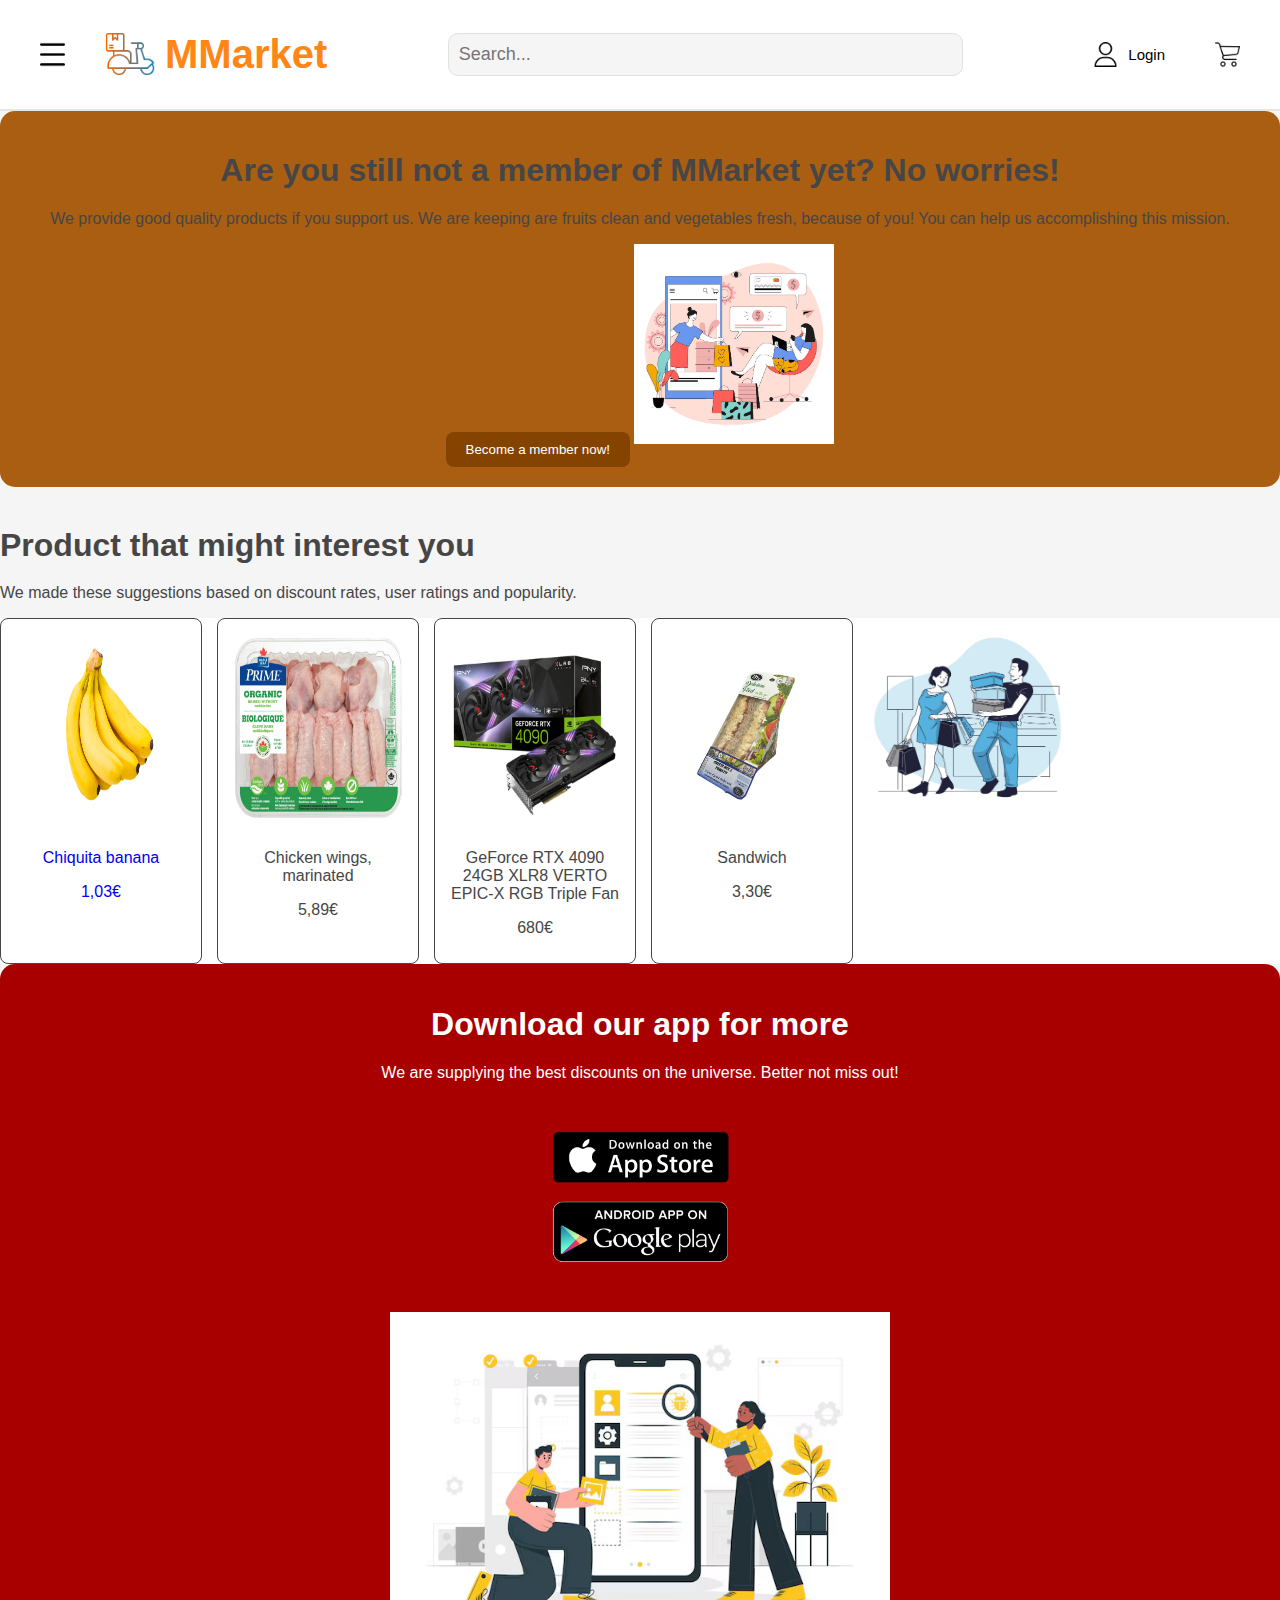
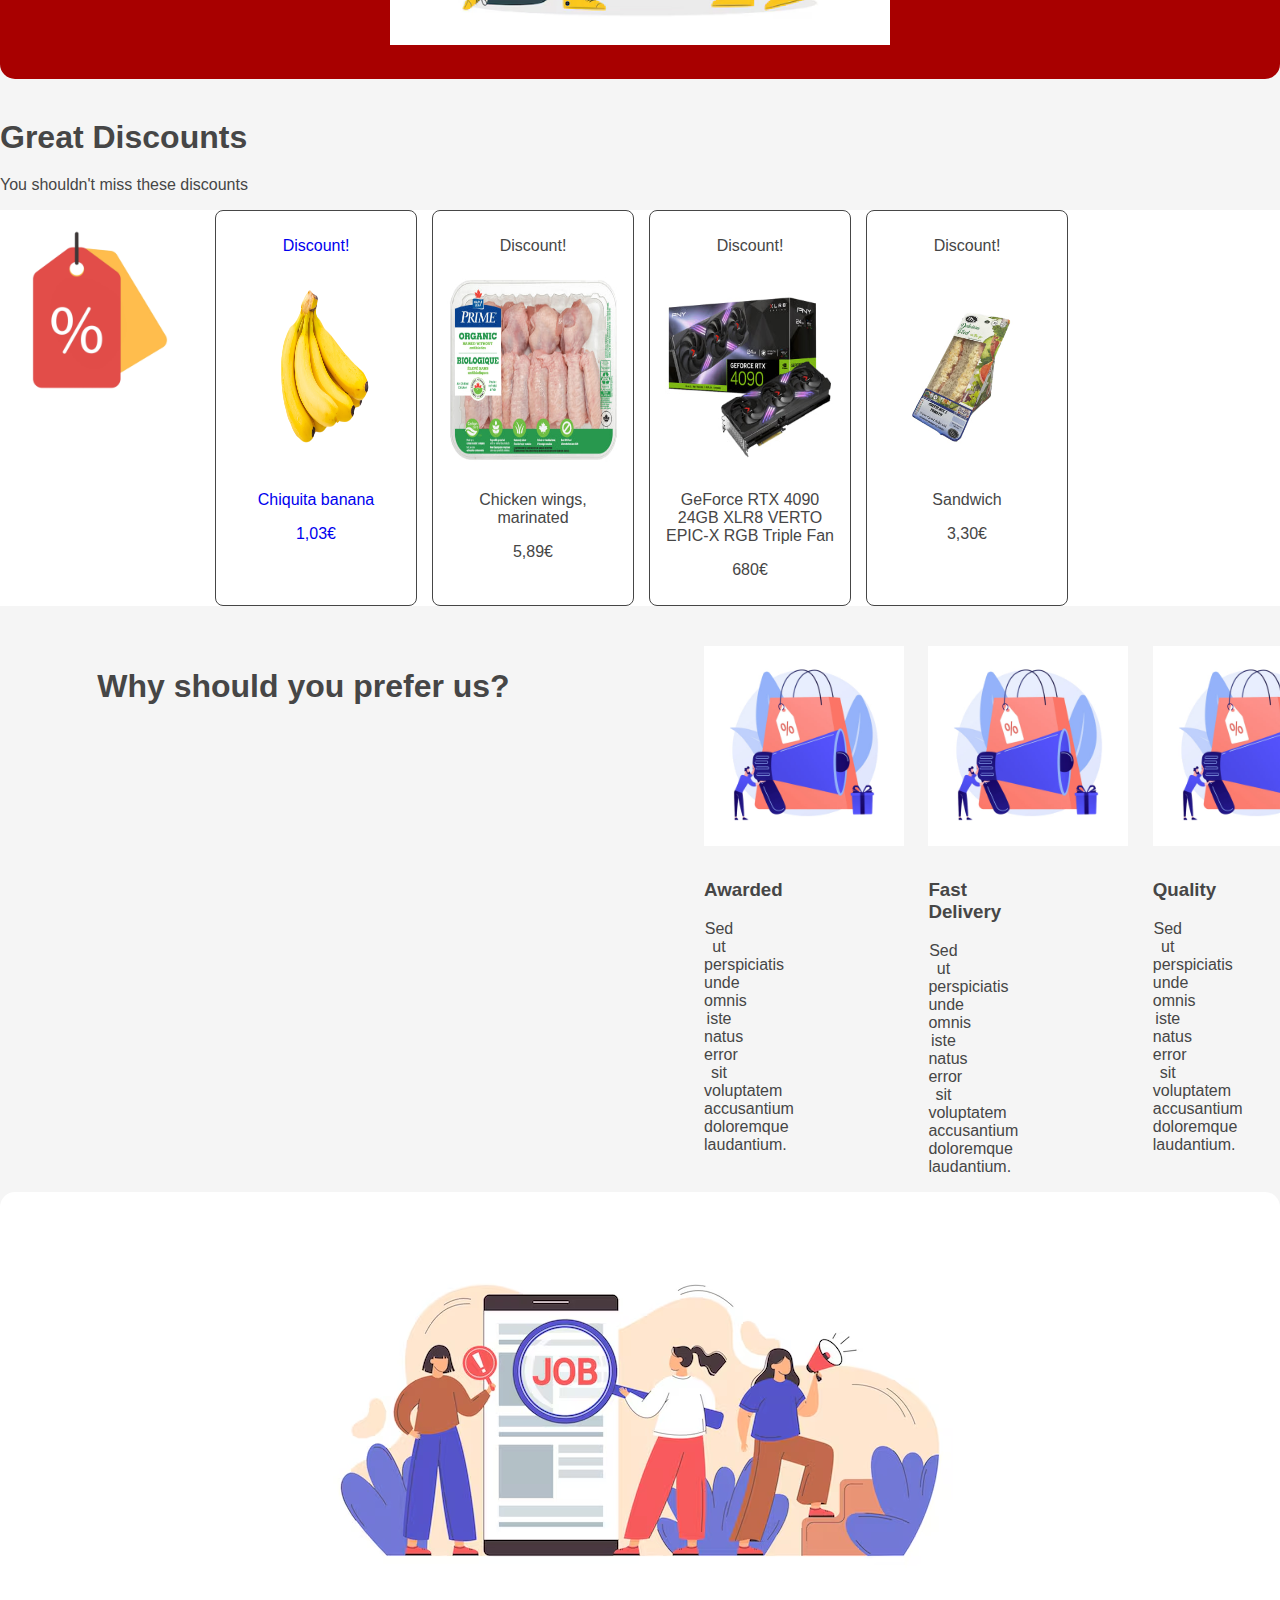
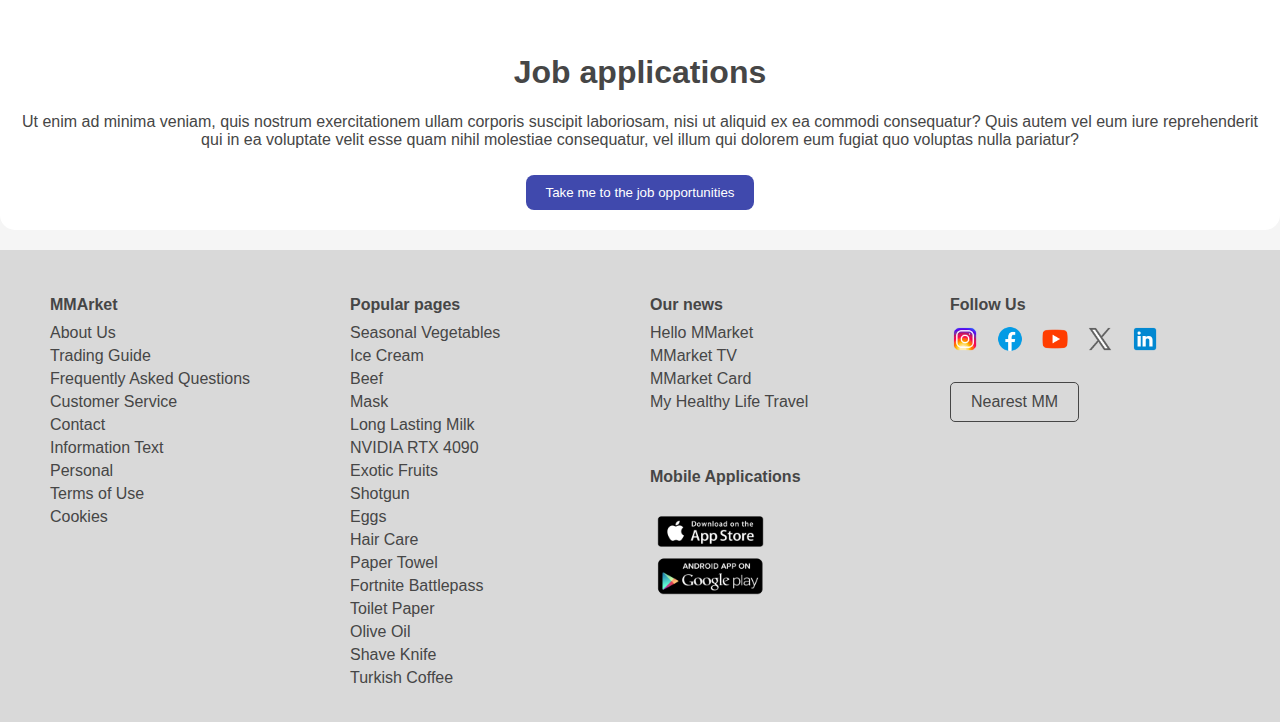
<file: index.html>
<!DOCTYPE html>
<html lang="en">
<head>
    <meta charset="UTF-8">
    <meta name="viewport" content="width=device-width, initial-scale=1.0">
    <title>MMarket - Main Page</title>
    <link rel="stylesheet" href="css/styles.css">
    <link rel="stylesheet" href="css/index.css">
    <link rel="icon" href="img/logo.png">
</head>
<body>
    <header>
        <nav id="header-left">
            <button id="menu-button">
                <img src="img/menu.png" alt="Menu">
            </button>
            <a href="index.html">
                <div id="logo-container">
                    <img src="img/logo.png" alt="MMarket Logo">
                    <h1>MMarket</h1>
                </div>
            </a>
        </nav>
        <div id="seachbar-div">
            <input type="text" size="45" placeholder="Search...">
        </div>
        <nav id="header-right">
            <a href="entry.html">
                <button id="login-button">
                    <img src="img/user.png" alt="Login">
                    <span>Login</span>
                </button>
            </a>
            <a href="cart.html">
                <button id="cart-button">
                    <img src="img/cart.png" alt="Cart">
                </button>
            </a>
        </nav>
    </header>

    <article>
        <div class="membership">
            <h1>Are you still not a member of MMarket yet? No worries!</h1>
            <p>We provide good quality products if you support us.
                We are keeping are fruits clean and vegetables fresh, because of you!
                You can help us accomplishing this mission.</p>
            <button>Become a member now!</button>
            <img src="img/membr.jpg" alt="Membership">
        </div>

        <div class="products">
            <h1>Product that might interest you</h1>
            <p>We made these suggestions based on discount rates, user ratings and popularity.</p>
            <div class="product-list">
                <div class="product">
                    <a href="item.html">
                        <img src="img/items/banana.png" alt="Banana">
                        <p>Chiquita banana</p>
                        <p>1,03€</p>
                    </a>
                </div>
                <div class="product">
                    <img src="img/items/chicken.jpg" alt="Chicken">
                    <p>Chicken wings, marinated</p>
                    <p>5,89€</p>
                </div>
                <div class="product">
                    <img src="img/items/rtx.jpg" alt="RTX">
                    <p>GeForce RTX 4090 24GB XLR8 VERTO EPIC-X RGB Triple Fan</p>
                    <p>680€</p>
                </div>
                <div class="product">
                    <img src="img/items/sandwich.jpg" alt="Sandwich">
                    <p>Sandwich</p>
                    <p>3,30€</p>
                </div>
                <img src="img/product.jpg" alt="Product">
            </div>
        </div>

        <div class="app">
            <h1>Download our app for more</h1>
            <p>We are supplying the best discounts on the universe. Better not miss out!</p>
            <img src="img/mobile.png" alt="Mobile">
            <div class="appimg">
                <img src="img/appimg.jpg" alt="App">               
            </div>
        </div>

        <div class="discounts">
            <h1>Great Discounts</h1>
            <p>You shouldn't miss these discounts</p>
            <div class="discount-list">
                <img src="img/discount.jpg" alt="Discount">
                <div class="discount">
                    <a href="item.html">
                        <p>Discount!</p>
                        <img src="img/items/banana.png" alt="Banana">
                        <p>Chiquita banana</p>
                        <p>1,03€</p>
                    </a>
                </div>
                <div class="discount">
                    <p>Discount!</p>
                    <img src="img/items/chicken.jpg" alt="Chicken">
                    <p>Chicken wings, marinated</p>
                    <p>5,89€</p>
                </div>
                <div class="discount">
                    <p>Discount!</p>
                    <img src="img/items/rtx.jpg" alt="RTX">
                    <p>GeForce RTX 4090 24GB XLR8 VERTO EPIC-X RGB Triple Fan</p>
                    <p>680€</p>
                </div>
                <div class="discount">
                    <p>Discount!</p>
                    <img src="img/items/sandwich.jpg" alt="Sandwich">
                    <p>Sandwich</p>
                    <p>3,30€</p>
                </div>
            </div>
        </div>

        <div class="prefer">
            <h1>Why should you prefer us?</h1>
            <div class="pref">
                <img src="img/preferimg.jpg" alt="Pref">
                <h3>Awarded</h3>
                <p>Sed ut perspiciatis unde omnis iste natus error 
                    sit voluptatem  accusantium doloremque laudantium.</p>
            </div>
            <div class="pref">
                <img src="img/preferimg.jpg" alt="Pref">
                <h3>Fast Delivery</h3>
                <p>Sed ut perspiciatis unde omnis iste natus error 
                    sit voluptatem  accusantium doloremque laudantium.</p>
            </div>
            <div class="pref">
                <img src="img/preferimg.jpg" alt="Pref">
                <h3>Quality</h3>
                <p>Sed ut perspiciatis unde omnis iste natus error 
                    sit voluptatem  accusantium doloremque laudantium.</p>
            </div>
        </div>

        <div class="job">
            <img src="img/job.avif" alt="Job">
            <h1>Job applications</h1>
            <p>Ut enim ad minima veniam, quis nostrum exercitationem ullam corporis
                suscipit laboriosam, nisi ut aliquid ex ea commodi consequatur? Quis  autem vel eum iure reprehenderit qui in ea voluptate velit esse quam  nihil molestiae consequatur, 
                vel illum qui dolorem eum fugiat quo  voluptas nulla pariatur?</p>
            <a href="job.html">
                <button>Take me to the job opportunities</button>
            </a>
        </div>
    </article>

    <footer>
        <div class="footer-section">
            <h3>MMArket</h3>
            <ul>
                <li><a href="#">About Us</a></li>
                <li><a href="#">Trading Guide</a></li>
                <li><a href="#">Frequently Asked Questions</a></li>
                <li><a href="#">Customer Service</a></li>
                <li><a href="#">Contact</a></li>
                <li><a href="#">Information Text</a></li>
                <li><a href="#">Personal</a></li>
                <li><a href="#">Terms of Use</a></li>
                <li><a href="#">Cookies</a></li>
            </ul>
        </div>
        <div class="footer-section">
            <h3>Popular pages</h3>
            <ul>
                <li><a href="#">Seasonal Vegetables</a></li>
                <li><a href="#">Ice Cream</a></li>
                <li><a href="#">Beef</a></li>
                <li><a href="#">Mask</a></li>
                <li><a href="#">Long Lasting Milk</a></li>
                <li><a href="#">NVIDIA RTX 4090</a></li>
                <li><a href="#">Exotic Fruits</a></li>
                <li><a href="#">Shotgun</a></li>
                <li><a href="#">Eggs</a></li>
                <li><a href="#">Hair Care</a></li>
                <li><a href="#">Paper Towel</a></li>
                <li><a href="#">Fortnite Battlepass</a></li>
                <li><a href="#">Toilet Paper</a></li>
                <li><a href="#">Olive Oil</a></li>
                <li><a href="#">Shave Knife</a></li>
                <li><a href="#">Turkish Coffee</a></li>
            </ul>
        </div>
        <div class="footer-section">
            <h3>Our news</h3>
            <ul>
                <li><a href="#">Hello MMarket</a></li>
                <li><a href="#">MMarket TV</a></li>
                <li><a href="#">MMarket Card</a></li>
                <li><a href="#">My Healthy Life Travel</a></li>

            </ul> <br> <br>
            <h3>Mobile Applications</h3>
            <div class="app-icons">
                <img src="img/mobile.png">
            </div>
        </div>
        <div class="footer-section">
            <h3>Follow Us</h3>
            <div class="social-icons">
                <img src="img/instagram.png" alt="Instagram">
                <img src="img/facebook.png" alt="Facebook">
                <img src="img/youtube.png" alt="YouTube">
                <img src="img/x.png" alt="X">
                <img src="img/linkedin.png" alt="LinkedIn">
            </div> <br>
            <div class="button-n">Nearest MM</div>
        </div>
    </footer>
</body>
</html>
</file>
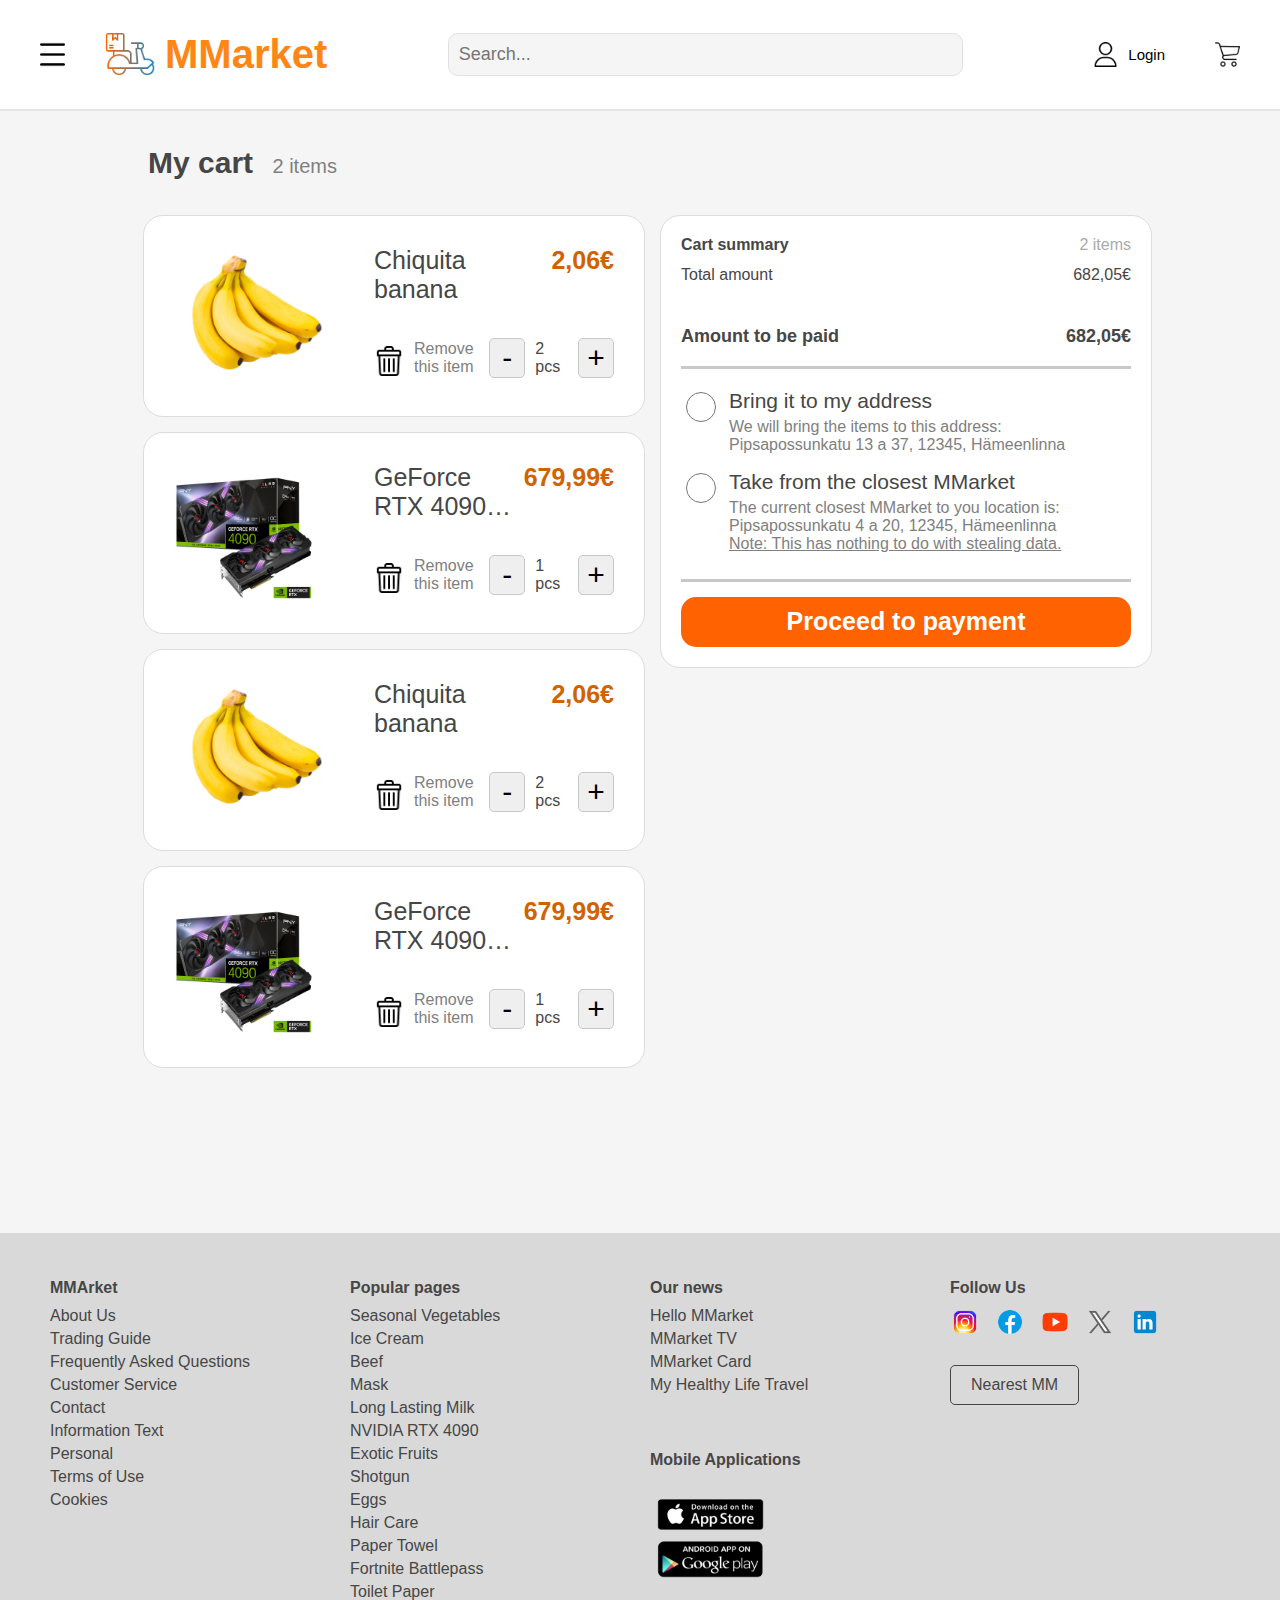
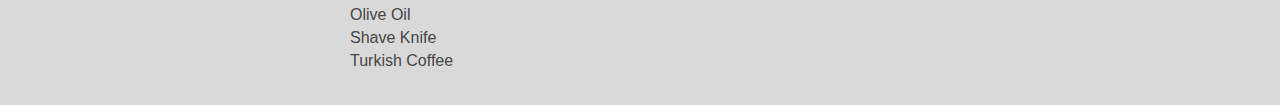
<file: cart.html>
<!DOCTYPE html>
<html lang="en">
<head>
    <meta charset="UTF-8">
    <meta name="viewport" content="width=device-width, initial-scale=1.0">
    <title>MMarket - Main Page</title>
    <link rel="stylesheet" href="css/styles.css">
    <link rel="stylesheet" href="css/cart.css">
    <link rel="icon" href="img/logo.png">
</head>
<body>
    <header>
        <nav id="header-left">
            <button id="menu-button">
                <img src="img/menu.png" alt="Menu">
            </button>
            <a href="index.html">
                <div id="logo-container">
                    <img src="img/logo.png" alt="MMarket Logo">
                    <h1>MMarket</h1>
                </div>
            </a>
        </nav>
        <div id="seachbar-div">
            <input type="text" size="45" placeholder="Search...">
        </div>
        <nav id="header-right">
            <a href="entry.html">
                <button id="login-button">
                    <img src="img/user.png" alt="Login">
                    <span>Login</span>
                </button>
            </a>
            <a href="cart.html">
                <button id="cart-button">
                    <img src="img/cart.png" alt="Cart">
                </button>
            </a>
        </nav>
    </header>

    <main id="cart-display">
        <span id="cart-title">My cart</span> <span id="cart-count">2 items</span>
        <div id="cart-content">
            <div id="cart-left">
                <section class="cart-item">
                    <div class="cart-item-img">
                        <img src="img/items/banana.png" alt="">
                    </div>
                    <div class="cart-item-content">
                        <div class="cart-item-content-top">
                            <span class="cart-item-name">Chiquita banana</span>
                            <span class="cart-item-price">2,06€</span>
                        </div>
                        <div class="cart-item-content-bot">
                            <div class="cart-delete">
                                <a href="#">
                                    <img src="img/trash.png" alt="">
                                    <span href="#">Remove this item</span>
                                </a>
                            </div>
                            <div class="cart-addition">
                                <button>-</button>
                                <span>2 pcs</span>
                                <button>+</button>
                            </div>
                        </div>
                    </div>
                </section>
                <section class="cart-item">
                    <div class="cart-item-img">
                        <img src="img/items/rtx4090.png" alt="">
                    </div>
                    <div class="cart-item-content">
                        <div class="cart-item-content-top">
                            <span class="cart-item-name">GeForce RTX 4090 24GB XLR8 VERTO EPIC-X RGB Triple Fan</span>
                            <span class="cart-item-price">679,99€</span>
                        </div>
                        <div class="cart-item-content-bot">
                            <div class="cart-delete">
                                <a href="#">
                                    <img src="img/trash.png" alt="">
                                    <span href="#">Remove this item</span>
                                </a>
                            </div>
                            <div class="cart-addition">
                                <button>-</button>
                                <span>1 pcs</span>
                                <button>+</button>
                            </div>
                        </div>
                    </div>
                </section>
                <section class="cart-item">
                    <div class="cart-item-img">
                        <img src="img/items/banana.png" alt="">
                    </div>
                    <div class="cart-item-content">
                        <div class="cart-item-content-top">
                            <span class="cart-item-name">Chiquita banana</span>
                            <span class="cart-item-price">2,06€</span>
                        </div>
                        <div class="cart-item-content-bot">
                            <div class="cart-delete">
                                <a href="#">
                                    <img src="img/trash.png" alt="">
                                    <span href="#">Remove this item</span>
                                </a>
                            </div>
                            <div class="cart-addition">
                                <button>-</button>
                                <span>2 pcs</span>
                                <button>+</button>
                            </div>
                        </div>
                    </div>
                </section>
                <section class="cart-item">
                    <div class="cart-item-img">
                        <img src="img/items/rtx4090.png" alt="">
                    </div>
                    <div class="cart-item-content">
                        <div class="cart-item-content-top">
                            <span class="cart-item-name">GeForce RTX 4090 24GB XLR8 VERTO EPIC-X RGB Triple Fan</span>
                            <span class="cart-item-price">679,99€</span>
                        </div>
                        <div class="cart-item-content-bot">
                            <div class="cart-delete">
                                <a href="#">
                                    <img src="img/trash.png" alt="">
                                    <span href="#">Remove this item</span>
                                </a>
                            </div>
                            <div class="cart-addition">
                                <button>-</button>
                                <span>1 pcs</span>
                                <button>+</button>
                            </div>
                        </div>
                    </div>
                </section>
            </div>
            <aside id="cart-total">
                <div id="cart-summary">
                    <div id="cart-top">
                        <span class="cbold">Cart summary</span>
                        <span class="cgray">2 items</span>
                    </div>
                    <div id="cart-mid">
                        <span class="cthin">Total amount</span>
                        <span class="cthin">682,05€</span>
                    </div>
                    <div id="cart-bot">
                        <span class="cbold">Amount to be paid</span>
                        <span class="cbold">682,05€</span>
                    </div>
                </div>
                <div id="cart-delivery">
                    <div class="cart-delivery-option">
                        <input type="radio" id="cart-bring" name="delivery" value="a">
                        <div class="cart-delivery-desc">
                            <label for="html">Bring it to my address</label>
                            <p>We will bring the items to this address: <br>
                                Pipsapossunkatu 13 a 37, 12345, Hämeenlinna </p>
                        </div>
                    </div>
                    <div class="cart-delivery-option">
                        <input type="radio" id="cart-take" name="delivery" value="b">
                        <div class="cart-delivery-desc">
                            <label for="html">Take from the closest MMarket</label>
                            <p>The current closest MMarket to you location is: <br>
                                Pipsapossunkatu 4 a 20, 12345, Hämeenlinna <br>
                                <u>Note: This has nothing to do with stealing data.</u></p>
                        </div>
                    </div>
                </div>
                <div id="cart-proceed">
                    <button>Proceed to payment</button>
                </div>
            </aside>
        </div>
    </main>

    <footer>
        <div class="footer-section">
            <h3>MMArket</h3>
            <ul>
                <li><a href="#">About Us</a></li>
                <li><a href="#">Trading Guide</a></li>
                <li><a href="#">Frequently Asked Questions</a></li>
                <li><a href="#">Customer Service</a></li>
                <li><a href="#">Contact</a></li>
                <li><a href="#">Information Text</a></li>
                <li><a href="#">Personal</a></li>
                <li><a href="#">Terms of Use</a></li>
                <li><a href="#">Cookies</a></li>
            </ul>
        </div>
        <div class="footer-section">
            <h3>Popular pages</h3>
            <ul>
                <li><a href="#">Seasonal Vegetables</a></li>
                <li><a href="#">Ice Cream</a></li>
                <li><a href="#">Beef</a></li>
                <li><a href="#">Mask</a></li>
                <li><a href="#">Long Lasting Milk</a></li>
                <li><a href="#">NVIDIA RTX 4090</a></li>
                <li><a href="#">Exotic Fruits</a></li>
                <li><a href="#">Shotgun</a></li>
                <li><a href="#">Eggs</a></li>
                <li><a href="#">Hair Care</a></li>
                <li><a href="#">Paper Towel</a></li>
                <li><a href="#">Fortnite Battlepass</a></li>
                <li><a href="#">Toilet Paper</a></li>
                <li><a href="#">Olive Oil</a></li>
                <li><a href="#">Shave Knife</a></li>
                <li><a href="#">Turkish Coffee</a></li>
            </ul>
        </div>
        <div class="footer-section">
            <h3>Our news</h3>
            <ul>
                <li><a href="#">Hello MMarket</a></li>
                <li><a href="#">MMarket TV</a></li>
                <li><a href="#">MMarket Card</a></li>
                <li><a href="#">My Healthy Life Travel</a></li>

            </ul> <br> <br>
            <h3>Mobile Applications</h3>
            <div class="app-icons">
                <img src="img/mobile.png">
            </div>
        </div>
        <div class="footer-section">
            <h3>Follow Us</h3>
            <div class="social-icons">
                <img src="img/instagram.png" alt="Instagram">
                <img src="img/facebook.png" alt="Facebook">
                <img src="img/youtube.png" alt="YouTube">
                <img src="img/x.png" alt="X">
                <img src="img/linkedin.png" alt="LinkedIn">
            </div> <br>
            <div class="button-n">Nearest MM</div>
        </div>
    </footer>
</body>
</html>
</file>
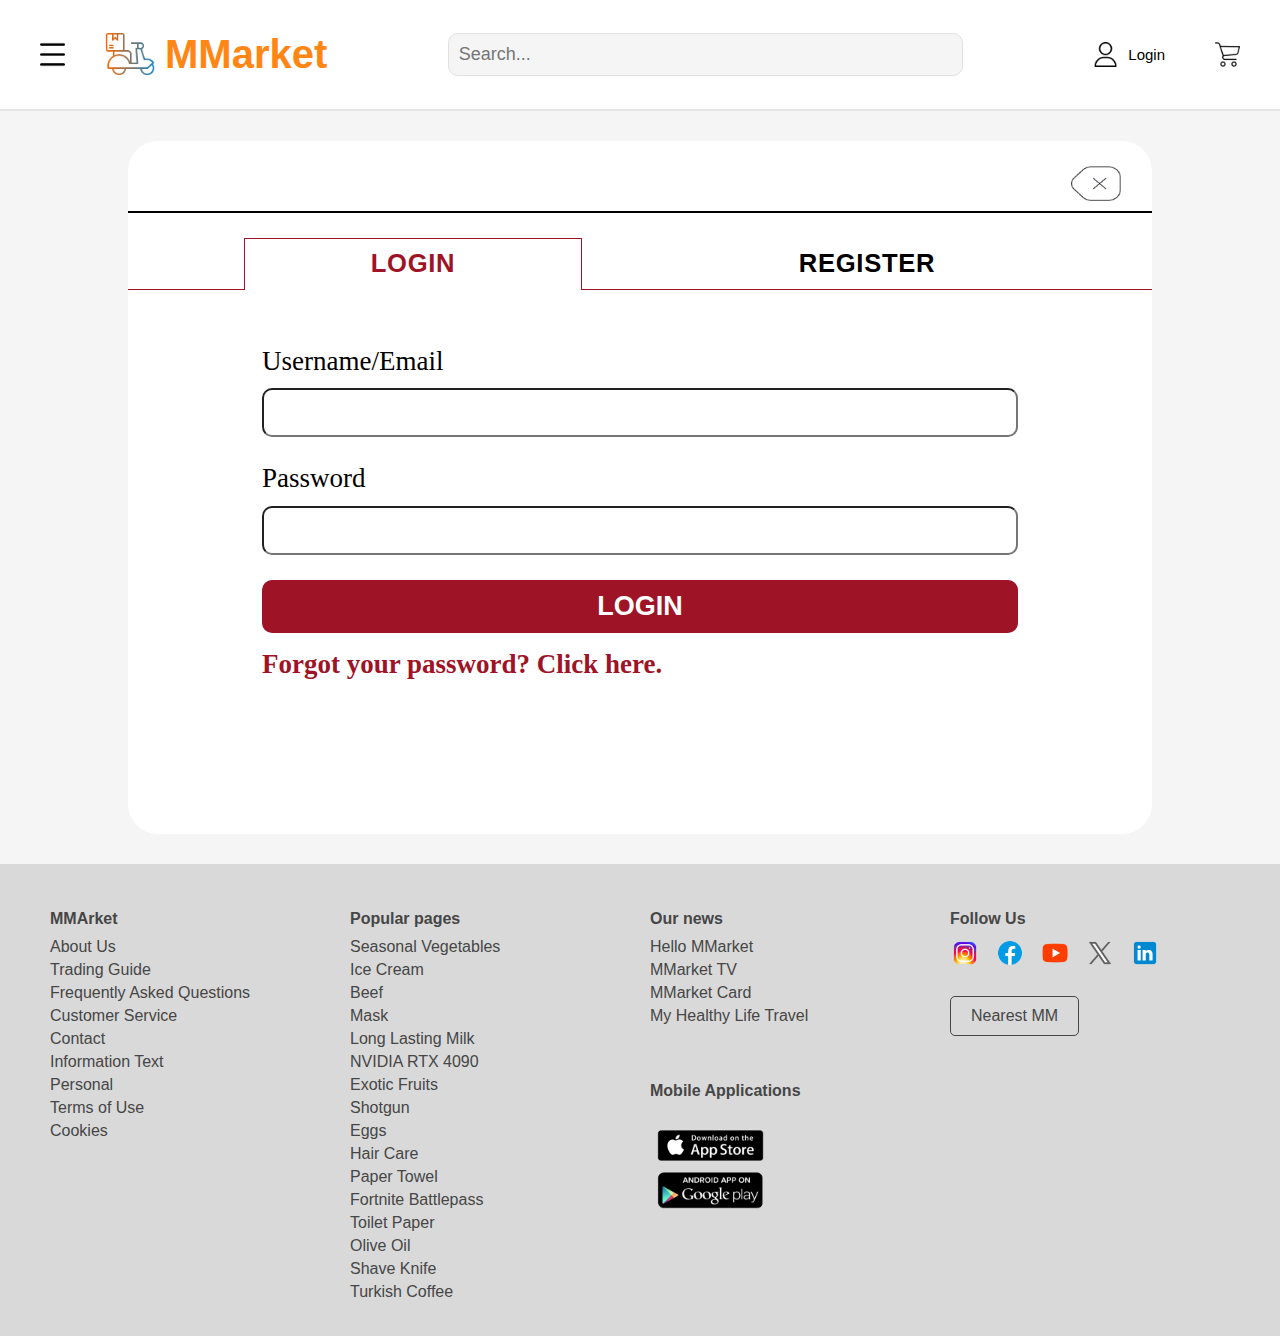
<file: entry.html>
<!DOCTYPE html>
<html lang="en">
<head>
    <meta charset="UTF-8">
    <meta name="viewport" content="width=device-width, initial-scale=1.0">
    <title>MMarket - Entry</title>
    <link rel="stylesheet" href="css/styles.css">
    <link rel="stylesheet" href="css/entry.css">
    <link rel="icon" href="img/logo.png">
</head>
<body>
    <header>
        <nav id="header-left">
            <button id="menu-button">
                <img src="img/menu.png" alt="Menu">
            </button>
            <a href="index.html">
                <div id="logo-container">
                    <img src="img/logo.png" alt="MMarket Logo">
                    <h1>MMarket</h1>
                </div>
            </a>
        </nav>
        <div id="seachbar-div">
            <input type="text" size="45" placeholder="Search...">
        </div>
        <nav id="header-right">
            <a href="entry.html">
                <button id="login-button">
                    <img src="img/user.png" alt="Login">
                    <span>Login</span>
                </button>
            </a>
            <a href="cart.html">
                <button id="cart-button">
                    <img src="img/cart.png" alt="Cart">
                </button>
            </a>
        </nav>
    </header>
    <article>
        <div id="container">
            <div class="top-row">
                <a href="index.html"><img src="img/entry-icon.png" alt="Entry icon"></a>
            </div>
            <div class="choice">
                <button type="button" id="login" class="active" onclick="setActive('login', 'register')">LOGIN
                    <div></div>
                </button>
                <button type="button" id="register" class="inactive" onclick="setActive('register', 'login')">REGISTER
                    <div></div>
                </button>
            </div>
            <iframe class="login-height" id="entry-container" src="login.html" frameborder="0"></iframe>
        </div>
    </article>
    <footer>
        <div class="footer-section">
            <h3>MMArket</h3>
            <ul>
                <li><a href="#">About Us</a></li>
                <li><a href="#">Trading Guide</a></li>
                <li><a href="#">Frequently Asked Questions</a></li>
                <li><a href="#">Customer Service</a></li>
                <li><a href="#">Contact</a></li>
                <li><a href="#">Information Text</a></li>
                <li><a href="#">Personal</a></li>
                <li><a href="#">Terms of Use</a></li>
                <li><a href="#">Cookies</a></li>
            </ul>
        </div>
        <div class="footer-section">
            <h3>Popular pages</h3>
            <ul>
                <li><a href="#">Seasonal Vegetables</a></li>
                <li><a href="#">Ice Cream</a></li>
                <li><a href="#">Beef</a></li>
                <li><a href="#">Mask</a></li>
                <li><a href="#">Long Lasting Milk</a></li>
                <li><a href="#">NVIDIA RTX 4090</a></li>
                <li><a href="#">Exotic Fruits</a></li>
                <li><a href="#">Shotgun</a></li>
                <li><a href="#">Eggs</a></li>
                <li><a href="#">Hair Care</a></li>
                <li><a href="#">Paper Towel</a></li>
                <li><a href="#">Fortnite Battlepass</a></li>
                <li><a href="#">Toilet Paper</a></li>
                <li><a href="#">Olive Oil</a></li>
                <li><a href="#">Shave Knife</a></li>
                <li><a href="#">Turkish Coffee</a></li>
            </ul>
        </div>
        <div class="footer-section">
            <h3>Our news</h3>
            <ul>
                <li><a href="#">Hello MMarket</a></li>
                <li><a href="#">MMarket TV</a></li>
                <li><a href="#">MMarket Card</a></li>
                <li><a href="#">My Healthy Life Travel</a></li>

            </ul> <br> <br>
            <h3>Mobile Applications</h3>
            <div class="app-icons">
                <img src="img/mobile.png">
            </div>
        </div>
        <div class="footer-section">
            <h3>Follow Us</h3>
            <div class="social-icons">
                <img src="img/instagram.png" alt="Instagram">
                <img src="img/facebook.png" alt="Facebook">
                <img src="img/youtube.png" alt="YouTube">
                <img src="img/x.png" alt="X">
                <img src="img/linkedin.png" alt="LinkedIn">
            </div> <br>
            <div class="button-n">Nearest MM</div>
        </div>
    </footer>

    <script src="js/entry.js"></script>
</body>
</html>
</file>
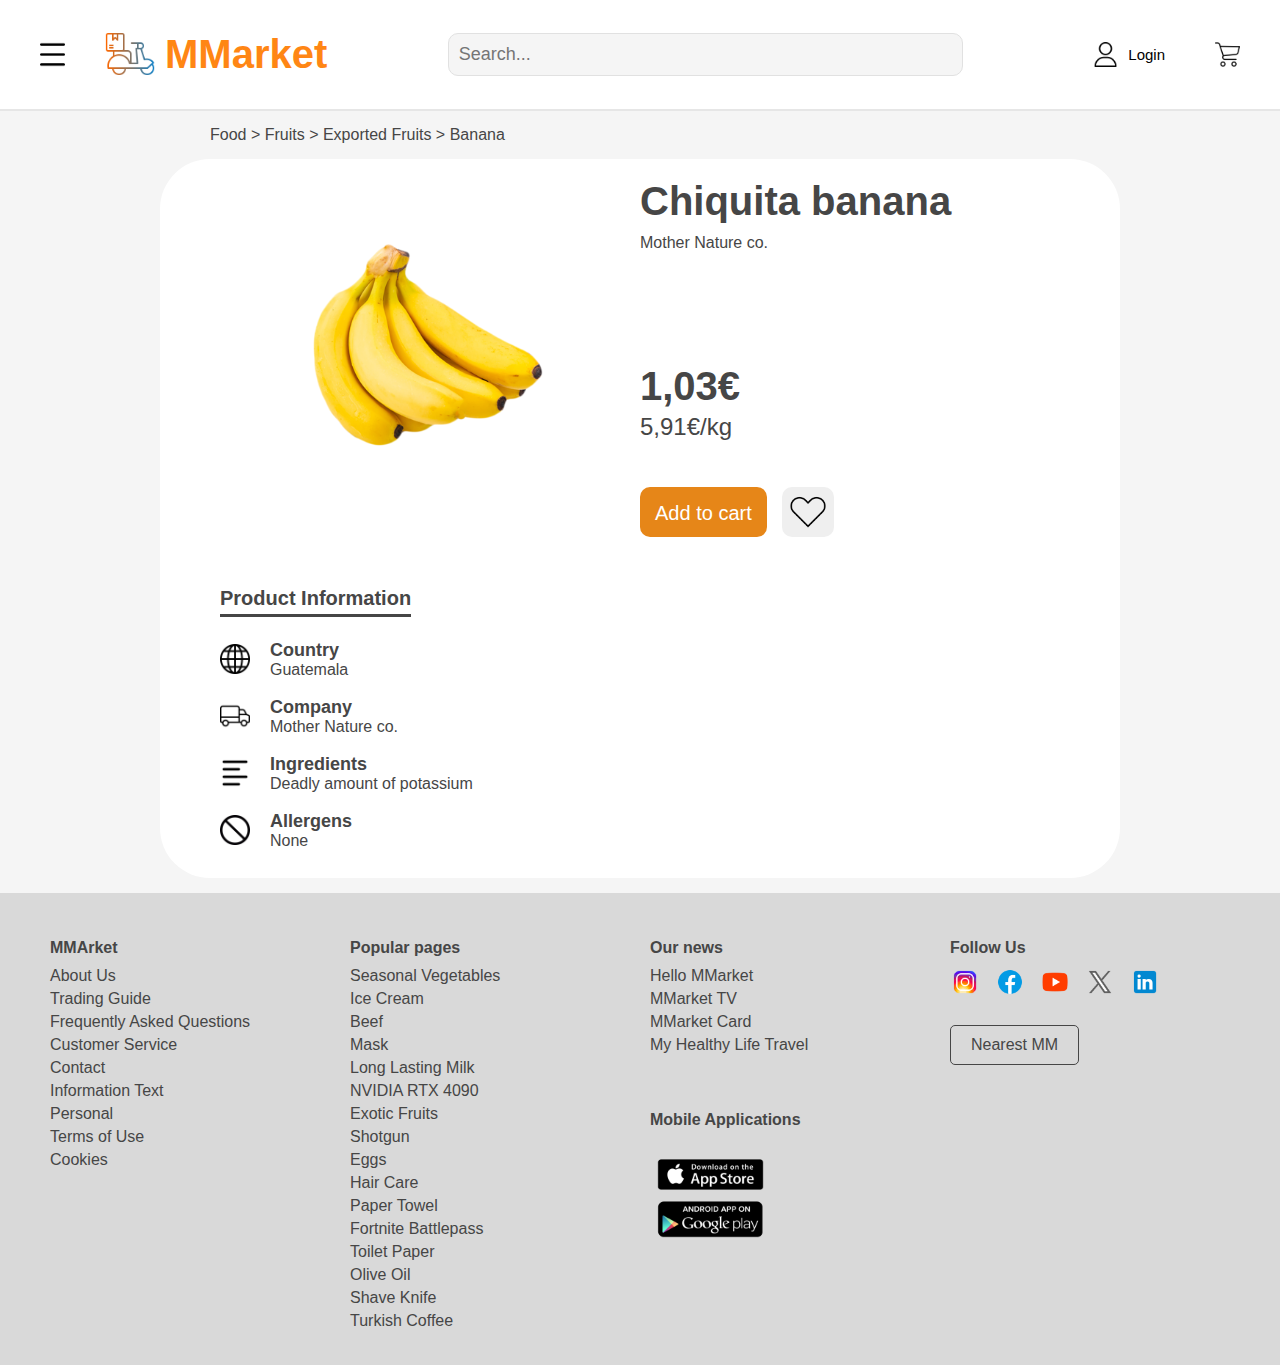
<file: item.html>
<!DOCTYPE html>
<html lang="en">
<head>
    <meta charset="UTF-8">
    <meta name="viewport" content="width=device-width, initial-scale=1.0">
    <title>MMArket - Item Page</title>
    <link rel="icon" href="img/logo.png">
    <link rel="stylesheet" href="css/styles.css">
    <link rel="stylesheet" href="css/item.css">
</head>
<body>
    <header>
        <nav id="header-left">
            <button id="menu-button">
                <img src="img/menu.png" alt="Menu">
            </button>
            <a href="index.html">
                <div id="logo-container">
                    <img src="img/logo.png" alt="MMarket Logo">
                    <h1>MMarket</h1>
                </div>
            </a>
        </nav>
        <div id="seachbar-div">
            <input type="text" size="45" placeholder="Search...">
        </div>
        <nav id="header-right">
            <a href="entry.html">
                <button id="login-button">
                    <img src="img/user.png" alt="Login">
                    <span>Login</span>
                </button>
            </a>
            <button id="cart-button">
                <img src="img/cart.png" alt="Cart">
            </button>
        </nav>
    </header>

    <main id="item-display">
        <span id="item-category"><a href="#">Food</a> > <a href="#">Fruits</a> > <a href="">Exported Fruits</a> > <a href="">Banana</a></span>
        <article id="display-div">
            <section id="item-top">
                <div id="item-image">
                    <img src="img/items/banana.png" alt="Banana">
                </div>
                <div id="item-name">
                    <h1>Chiquita banana</h1>
                    <span id="item-provider">Mother Nature co.</span>
                </div>
                <div id="item-price">
                    <p id="price-of-one">1,03€</p>
                    <p id="price-of-kilo">5,91€/kg</p>
                </div>
                <div id="item-buttons">
                    <button id="item-add-to-cart">Add to cart</button>
                    <button id="item-add-to-fav"><img src="img/heart.png"></button>
                </div>
            </section>

            <section id="item-info">
                <span id="info-title">Product Information</span>
                <section id="item-info-div">
                    <div class="info-div">
                        <img src="img/company.png" alt="">
                        <div>
                            <span>Country</span> <br>
                            <span>Guatemala</span>
                        </div>
                    </div>
                    <div class="info-div">
                        <img src="img/origin.png" alt="">
                        <div>
                            <span>Company</span> <br>
                            <span>Mother Nature co.</span>
                        </div>
                    </div>
                    <div class="info-div">
                        <img src="img/contains.png" alt="">
                        <div>
                            <span>Ingredients</span> <br>
                            <span>Deadly amount of potassium</span>
                        </div>
                    </div>
                    <div class="info-div">
                        <img src="img/allergens.png" alt="">
                        <div>
                            <span>Allergens</span> <br>
                            <span>None</span>
                        </div>
                    </div>
                </section>
            </section>
        </article>
    </main>

    <footer>
        <div class="footer-section">
            <h3>MMArket</h3>
            <ul>
                <li><a href="#">About Us</a></li>
                <li><a href="#">Trading Guide</a></li>
                <li><a href="#">Frequently Asked Questions</a></li>
                <li><a href="#">Customer Service</a></li>
                <li><a href="#">Contact</a></li>
                <li><a href="#">Information Text</a></li>
                <li><a href="#">Personal</a></li>
                <li><a href="#">Terms of Use</a></li>
                <li><a href="#">Cookies</a></li>
            </ul>
        </div>
        <div class="footer-section">
            <h3>Popular pages</h3>
            <ul>
                <li><a href="#">Seasonal Vegetables</a></li>
                <li><a href="#">Ice Cream</a></li>
                <li><a href="#">Beef</a></li>
                <li><a href="#">Mask</a></li>
                <li><a href="#">Long Lasting Milk</a></li>
                <li><a href="#">NVIDIA RTX 4090</a></li>
                <li><a href="#">Exotic Fruits</a></li>
                <li><a href="#">Shotgun</a></li>
                <li><a href="#">Eggs</a></li>
                <li><a href="#">Hair Care</a></li>
                <li><a href="#">Paper Towel</a></li>
                <li><a href="#">Fortnite Battlepass</a></li>
                <li><a href="#">Toilet Paper</a></li>
                <li><a href="#">Olive Oil</a></li>
                <li><a href="#">Shave Knife</a></li>
                <li><a href="#">Turkish Coffee</a></li>
            </ul>
        </div>
        <div class="footer-section">
            <h3>Our news</h3>
            <ul>
                <li><a href="#">Hello MMarket</a></li>
                <li><a href="#">MMarket TV</a></li>
                <li><a href="#">MMarket Card</a></li>
                <li><a href="#">My Healthy Life Travel</a></li>

            </ul> <br> <br>
            <h3>Mobile Applications</h3>
            <div class="app-icons">
                <img src="img/mobile.png">
            </div>
        </div>
        <div class="footer-section">
            <h3>Follow Us</h3>
            <div class="social-icons">
                <img src="img/instagram.png" alt="Instagram">
                <img src="img/facebook.png" alt="Facebook">
                <img src="img/youtube.png" alt="YouTube">
                <img src="img/x.png" alt="X">
                <img src="img/linkedin.png" alt="LinkedIn">
            </div> <br>
            <div class="button-n">Nearest MM</div>
        </div>
    </footer>
</body>
</html>
</file>
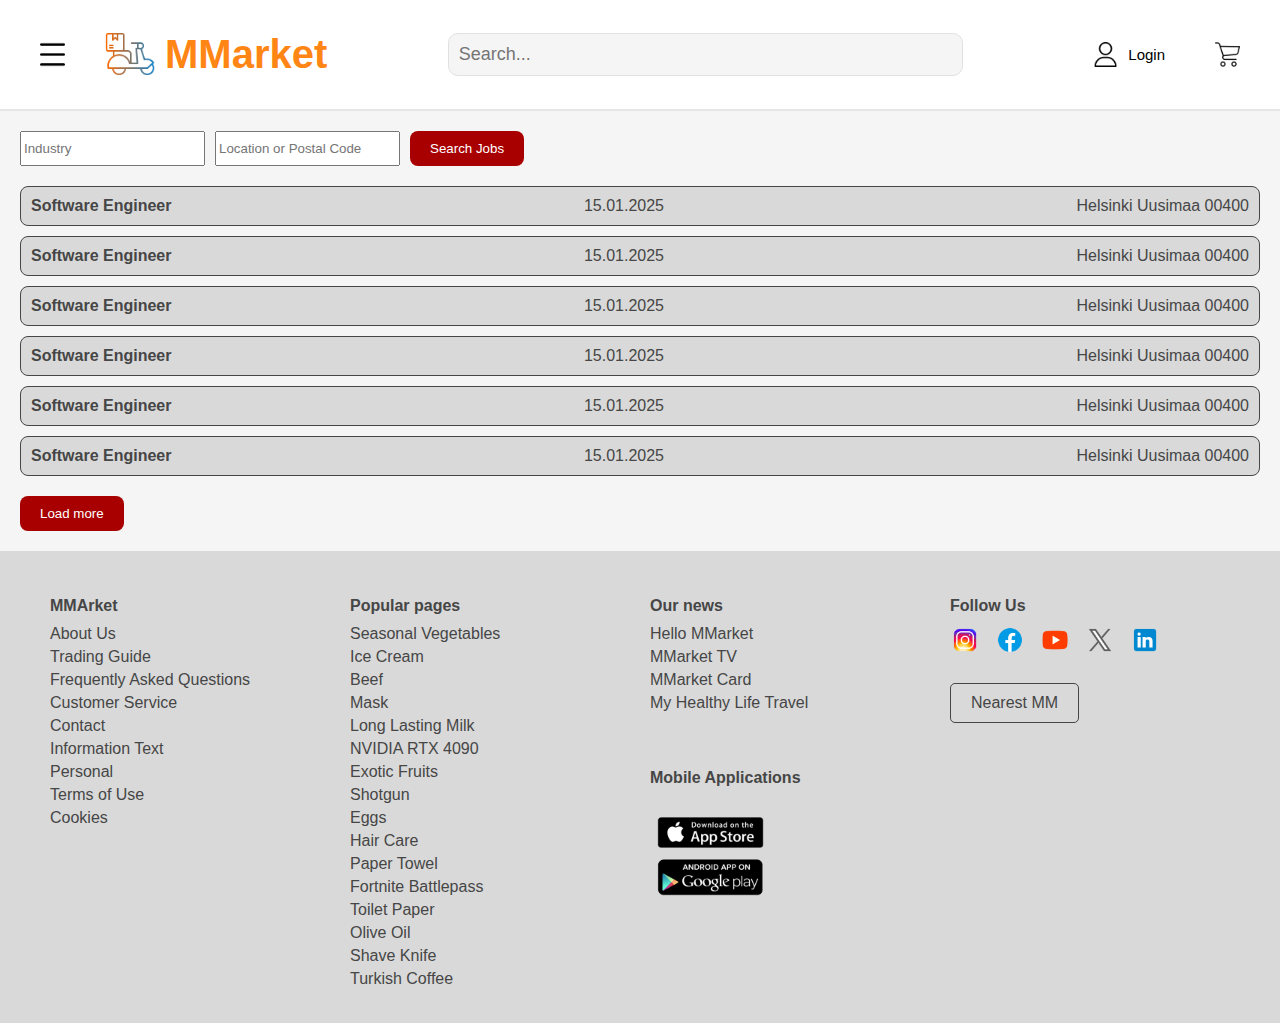
<file: job.html>
<!DOCTYPE html>
<html lang="en">
<head>
    <meta charset="UTF-8">
    <meta name="viewport" content="width=device-width, initial-scale=1.0">
    <title>Job opportunities</title>
    <link rel="stylesheet" href="css/styles.css">
    <link rel="stylesheet" href="css/job.css">
</head>
<body>
    <header>
        <nav id="header-left">
            <button id="menu-button">
                <img src="img/menu.png" alt="Menu">
            </button>
            <a href="index.html">
                <div id="logo-container">
                    <img src="img/logo.png" alt="MMarket Logo">
                    <h1>MMarket</h1>
                </div>
            </a>
        </nav>
        <div id="seachbar-div">
            <input type="text" size="45" placeholder="Search...">
        </div>
        <nav id="header-right">
            <a href="entry.html">
                <button id="login-button">
                    <img src="img/user.png" alt="Login">
                    <span>Login</span>
                </button>
            </a>
            <a href="cart.html">
                <button id="cart-button">
                    <img src="img/cart.png" alt="Cart">
                </button>
            </a>
        </nav>
    </header>

    <article>
        <div class="search-bar">
            <input type="text" placeholder="Industry">
            <input type="text" placeholder="Location or Postal Code">
            <button>Search Jobs</button>
        </div>

        <div class="job-list">
            <div class="jobb">
                <div class="job-title">Software Engineer</div>
                <div class="job-date">15.01.2025</div>
                <div class="job-location">Helsinki Uusimaa 00400</div>
            </div>
            <div class="jobb">
                <div class="job-title">Software Engineer</div>
                <div class="job-date">15.01.2025</div>
                <div class="job-location">Helsinki Uusimaa 00400</div>
            </div>
            <div class="jobb">
                <div class="job-title">Software Engineer</div>
                <div class="job-date">15.01.2025</div>
                <div class="job-location">Helsinki Uusimaa 00400</div>
            </div>
            <div class="jobb">
                <div class="job-title">Software Engineer</div>
                <div class="job-date">15.01.2025</div>
                <div class="job-location">Helsinki Uusimaa 00400</div>
            </div>
            <div class="jobb">
                <div class="job-title">Software Engineer</div>
                <div class="job-date">15.01.2025</div>
                <div class="job-location">Helsinki Uusimaa 00400</div>
            </div>
            <div class="jobb">
                <div class="job-title">Software Engineer</div>
                <div class="job-date">15.01.2025</div>
                <div class="job-location">Helsinki Uusimaa 00400</div>
            </div>
        </div>
        <div class="load-more">
            <button>Load more</button>

        </div>
    </article>

    <footer>
        <div class="footer-section">
            <h3>MMArket</h3>
            <ul>
                <li><a href="#">About Us</a></li>
                <li><a href="#">Trading Guide</a></li>
                <li><a href="#">Frequently Asked Questions</a></li>
                <li><a href="#">Customer Service</a></li>
                <li><a href="#">Contact</a></li>
                <li><a href="#">Information Text</a></li>
                <li><a href="#">Personal</a></li>
                <li><a href="#">Terms of Use</a></li>
                <li><a href="#">Cookies</a></li>
            </ul>
        </div>
        <div class="footer-section">
            <h3>Popular pages</h3>
            <ul>
                <li><a href="#">Seasonal Vegetables</a></li>
                <li><a href="#">Ice Cream</a></li>
                <li><a href="#">Beef</a></li>
                <li><a href="#">Mask</a></li>
                <li><a href="#">Long Lasting Milk</a></li>
                <li><a href="#">NVIDIA RTX 4090</a></li>
                <li><a href="#">Exotic Fruits</a></li>
                <li><a href="#">Shotgun</a></li>
                <li><a href="#">Eggs</a></li>
                <li><a href="#">Hair Care</a></li>
                <li><a href="#">Paper Towel</a></li>
                <li><a href="#">Fortnite Battlepass</a></li>
                <li><a href="#">Toilet Paper</a></li>
                <li><a href="#">Olive Oil</a></li>
                <li><a href="#">Shave Knife</a></li>
                <li><a href="#">Turkish Coffee</a></li>
            </ul>
        </div>
        <div class="footer-section">
            <h3>Our news</h3>
            <ul>
                <li><a href="#">Hello MMarket</a></li>
                <li><a href="#">MMarket TV</a></li>
                <li><a href="#">MMarket Card</a></li>
                <li><a href="#">My Healthy Life Travel</a></li>

            </ul> <br> <br>
            <h3>Mobile Applications</h3>
            <div class="app-icons">
                <img src="img/mobile.png">
            </div>
        </div>
        <div class="footer-section">
            <h3>Follow Us</h3>
            <div class="social-icons">
                <img src="img/instagram.png" alt="Instagram">
                <img src="img/facebook.png" alt="Facebook">
                <img src="img/youtube.png" alt="YouTube">
                <img src="img/x.png" alt="X">
                <img src="img/linkedin.png" alt="LinkedIn">
            </div> <br>
            <div class="button-n">Nearest MM</div>
        </div>
    </footer>
</body>
</html>
</file>
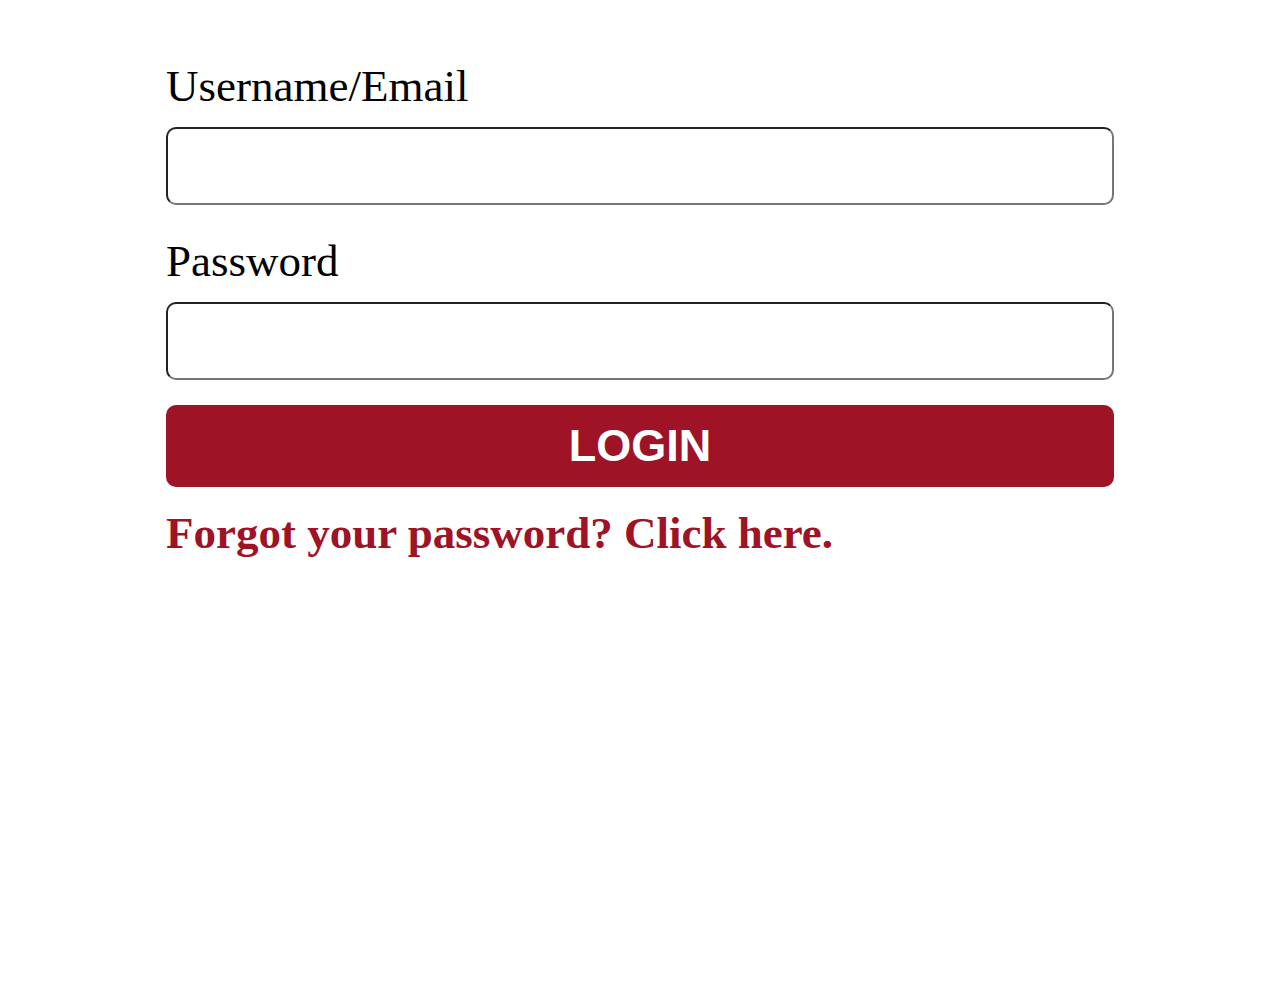
<file: login.html>
<head>
    <link rel="stylesheet" href="css/entry.css">
</head>
<body class="entry-content">
    <form>
        <label for="username">Username/Email</label><br>
        <input class="input" type="text" id="username" name="username"><br>
        <label for="password">Password</label><br>
        <input class="input" type="password" id="password" name="password"><br>
        <input class="button" id="login-button" type="submit" value="LOGIN">
        <a href="" class="forgot-password">Forgot your password? Click here.</a>
    </form>
</body>
</file>
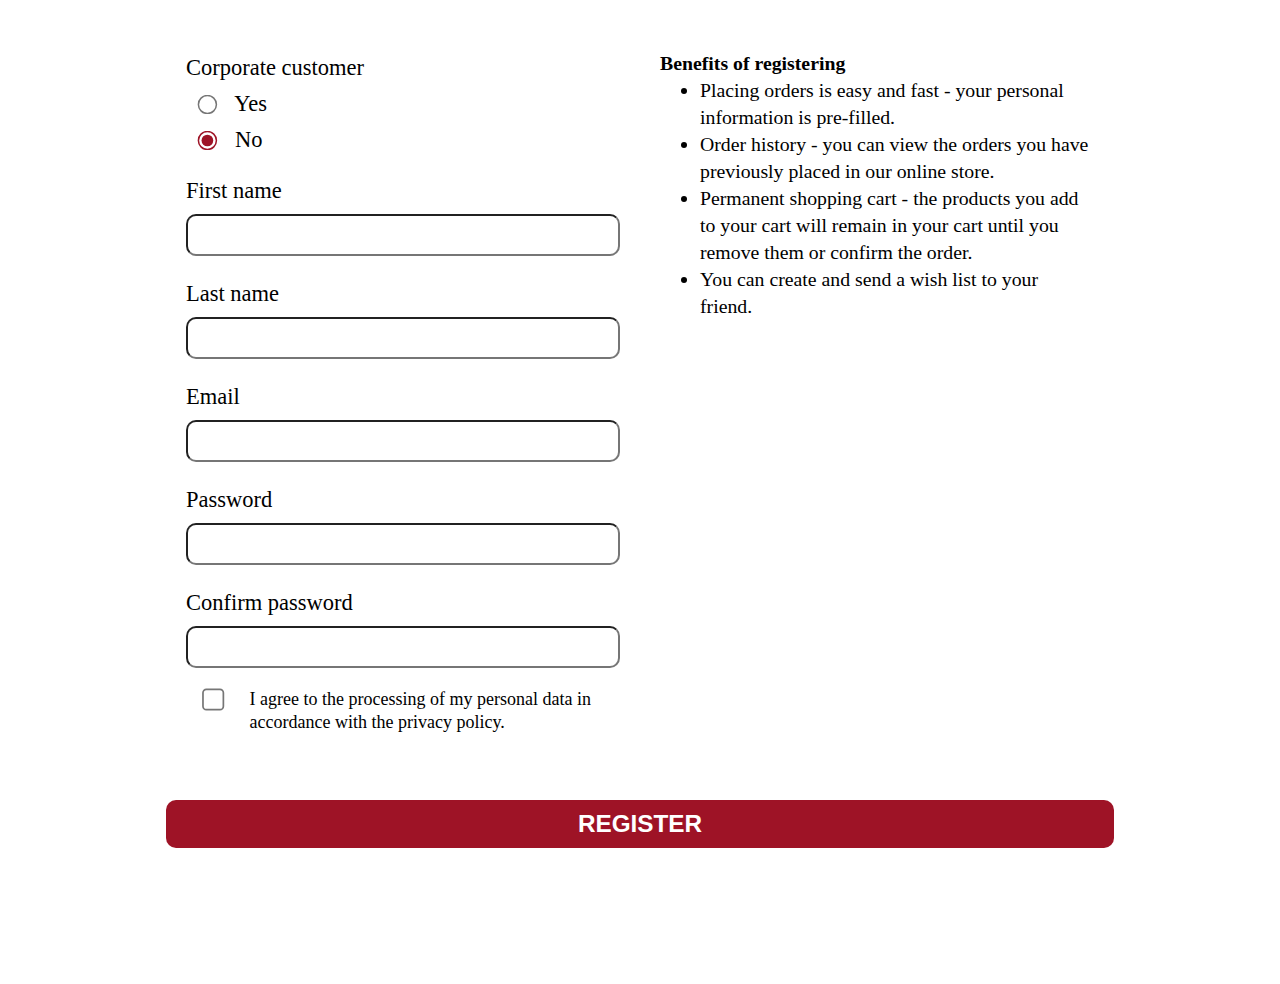
<file: register.html>
<head>
    <link rel="stylesheet" href="css/entry.css">
</head>
<body class="entry-content">
    <form>
        <div class="register-container">
            <div class="right">
                <h4>Benefits of registering</h4>
                <ul>
                    <li>Placing orders is easy and fast - your personal information is pre-filled.</li>
                    <li>Order history - you can view the orders you have previously placed in our online store.</li>
                    <li>Permanent shopping cart - the products you add to your cart will remain in your cart until you remove them or confirm the order.</li>
                    <li>You can create and send a wish list to your friend.</li>
                </ul>
            </div>
            <div class="left">    
                <div class="radio-container">
                    <p>Corporate customer</p>
                    <input class="radio" type="radio" id="yes" name="corporate" value="Yes">
                    <label for="yes">Yes</label><br>
                    <input class="radio" type="radio" id="no" name="corporate" value="No" checked>
                    <label for="no">No</label><br>
                </div>
                <label for="fname">First name</label><br>
                <input class="input" type="text" id="fname" name="fname"><br>
                <label for="lname">Last name</label><br>
                <input class="input" type="text" id="lname" name="lname"><br>
                <label for="email">Email</label><br>
                <input class="input" type="text" id="email" name="email"><br>
                <label for="password">Password</label><br>
                <input class="input" type="password" id="password" name="password"><br>
                <label for="confirm-password">Confirm password</label><br>
                <input class="input" type="password" id="confirm-password" name="confirm-password"><br>
                <div class="checkbox-container">
                    <input class="checkbox" type="checkbox" id="agreement" name="agreement">
                    <label for="agreement">I agree to the processing of my personal data in accordance with the privacy policy.</label><br><br>
                </div>
            </div>
        </div>
        <input class="button" id="register-button" type="submit" value="REGISTER">
    </form>
</body>
</file>
<file: css/styles.css>
body {
    margin: 0px;
    color: rgb(70, 70, 70);
    background-color: rgb(245, 245, 245);
    font-family:'Franklin Gothic Medium', 'Arial Narrow', Arial, sans-serif;
}

header {
    background-color: white;
    border-bottom: 2px solid rgb(230, 230, 230);

    display: flex;
    align-items: center;
    justify-content: space-between;

    padding: 5px 30px;
}

header button {
    padding: 10px;
    height: 50px;
    background-color: white;
    border: none;
    border-radius: 10px;
    cursor: pointer;
}

header button:hover {
    background-color: rgb(255, 206, 186);
}

header a {
    text-decoration: none;
}

#menu-button, #cart-button {
    display: flex;
    justify-content: center;
    align-items: center;
}

header img {
    width: 25px;
}

#header-left {
    display: flex;
    justify-content: space-between;
    align-items: center;
}

#header-right {
    display: flex;
    justify-content: space-between;
    align-items: center;
}

#login-button {
    display: flex;
    align-items: center;
    margin-right: 30px;
}

#login-button span {
    padding-left: 10px;
    font-size: 15px;
}

#logo-container {
    display: flex;
    justify-content: flex-start;
    align-items: center;
    margin-left: 30px;

    color: rgb(255, 134, 20);
    font-size: 20px;
}

#logo-container img {
    width:50px;
    margin-right: 10px;
}

#searchbar-div {
    width: 30%;
}

#searchbar-div input::placeholder {
    line-height: normal;
}

header input {
    padding: 10px 10px;
    font-size: 18px;

    border-radius: 10px;
    border: 1px solid rgb(225, 225, 225);
    background-color: rgb(245, 245, 245);
}

footer{
    background-color: rgb(217, 217, 217);
    padding: 20px 40px;
    display: flex;
    justify-content: space-between;
    flex-wrap: wrap;
}
.footer-section{
    flex: 1;
    margin: 10px;
    min-width: 200px;
}
.footer-section h3{
    font-size: 16px;
    margin-bottom: 10px;
}
.footer-section ul{
    list-style: none;
    padding: 0;
    margin: 0;
}
.footer-section ul li{
    margin: 5px 0;
}
.button-n{
    display: inline-block;
    padding: 10px 20px;
    margin-top: 10px;
    background-color: #d9d9d9;
    border: 1px solid;
    border-radius: 5px;
    text-align: center;
    cursor: pointer;
}
.social-icons{
    display: flex;
    gap: 15px;
    margin-top: 10px;
}
.social-icons img{
    width: 30px;
    height: 30px;
    cursor: pointer;
}
.app-icons{
    display: flex;
    gap: 15px;
    margin-top: 10px;
}
.app-icons img{
    width: 120px;
    cursor: pointer;
}

.footer-section a {
    text-decoration: none;
    color: rgb(70, 70, 70);
}

.footer-section a:hover {
    text-decoration: underline;
}
</file>
<file: css/index.css>
.membership{
    text-align: center;
    padding: 20px;
    margin-bottom: 20px;
    background-color: #AA5E12;
    border-radius: 15px;
}
.membership button{
    padding: 10px 20px;
    margin-top: 10px;
    background-color: #854300;
    border: none;
    border-radius: 8px;
    cursor: pointer;
    color: white;
}
.membership img{
    width: 200px;
    margin-bottom: 10px;
}
.membership button:hover{
    text-decoration: underline;
}
.products, .discounts{
    margin-top: 40px;
}
.products h1, .discounts h1{
    margin-bottom: 20px;
}
.product-list, .discount-list{
    display: flex;
    gap: 15px;
    flex-wrap: wrap;
    background-color: #FFFFFF;
}
.product, .discount{
    border: 1px solid;
    border-radius: 8px;
    padding: 10px;
    text-align: center;
    width: 180px;
}
.product img, .discount img{
    max-width: 100%;
    border-radius: 8px;
}
.discount-list img, .product-list img{
    width: 200px;
    height: 200px;
}
.product a, .discount a{
    text-decoration: none;
}
.app{
    text-align: center;
    padding: 20px;
    margin-bottom: 20px;
    background-color: #A80000;
    color: white;
    border-radius: 15px;
}
.app img{
    width: 200px;
    margin-bottom: 10px;
}
.appimg img{
    width: 500px;
    margin-bottom: 10px;
}
.prefer{
    display: flex;
    justify-content: space-around;
    margin-top: 40px;
}
.pref{
    text-align: center;
    width: 30px;
}
.pref img{
    width: 200px;
    margin-bottom: 10px;
}
.job{
    text-align: center;
    padding: 20px;
    margin-bottom: 20px;
    background-color: #FFFFFF;
    border-radius: 15px;
}
.job button{
    padding: 10px 20px;
    margin-top: 10px;
    background-color: #4049AD;
    border: none;
    border-radius: 8px;
    cursor: pointer;
    color: white;
}
</file>
<file: css/cart.css>
#cart-display {
    width: 80%;
    /* height: 1000px; */
    margin: 35px auto;
    padding-bottom: 100px;
}

#cart-title {
    font-size: 30px;
    font-weight: 600;
    margin-right: 15px;
    margin-left: 20px;
}

#cart-count {
    color: gray;
    font-size: 20px;
}

#cart-content {
    display: flex;
    margin-top: 20px;
}

.cart-item {
    height: 200px;
    border: 3px solid black;
    margin-bottom: 15px;

    border: 1px solid rgb(220, 220, 220);
    border-radius: 20px;
    background-color: white;
}

#cart-left { 
    flex: 1;
    margin: 15px;
}

aside#cart-total {
    width: 450px;
    margin-top: 15px;
    height: 100%;
    
    border: 1px solid rgb(220, 220, 220);
    border-radius: 20px;
    background-color: white;
}

.cart-item {
    display: flex;
}

.cart-item-img {
    width: 200px;
    display: flex;
    justify-content: center;
    align-items: center;
}

.cart-item-img img {
    height: 150px;
}

.cart-item-content {
    display: flex;
    flex-direction: column;
    padding: 30px;
    flex: 1
}

.cart-item-content-top {
    display: flex;
    flex: 1;
    justify-content: space-between;
    align-items: flex-start;
}

.cart-item-name {
    overflow: hidden;
    display: -webkit-box;
    -webkit-line-clamp: 2;
    line-clamp: 2; 
    -webkit-box-orient: vertical;
    font-size: 25px;
}

.cart-item-price {
    font-size: 25px;
    color: rgb(209, 98, 0);
    font-weight: 900;
    margin-left: 10px;
}

.cart-item-content-bot {
    display: flex;
    justify-content: space-between;
    align-items: center;
}

.cart-item-content-bot a {
    text-decoration: none;
    color: gray;
    display: flex;
    align-items: flex-end;
}

.cart-delete {
    display: flex;
}

.cart-delete img {
    height: 30px;
    padding-right: 10px;
}

.cart-addition {
    display: flex;
    align-items: center;
}

.cart-addition span {
    margin: 10px;
}

.cart-addition button {
    width: 40px;
    height: 40px;
    font-size: 30px;
    border: 1px solid rgb(200, 200, 200);
    border-radius: 5px;
}

#cart-total {
    display: flex;
    flex-direction: column;
    padding: 20px;
}

#cart-summary > * {
    display: flex;
    justify-content: space-between;
    height: 30px;
}

#cart-bot {
    padding-top: 30px;
    padding-bottom: 10px;
    border-bottom: 3px solid rgb(200, 200, 200);
    font-size: 18px;
}

.cbold {
    font-weight: 900;
}

.cgray {
    color: rgb(170, 170, 170);
}

#cart-delivery {
    padding-top: 20px;
    padding-bottom: 10px;
    border-bottom: 3px solid rgb(200, 200, 200);
}

#cart-delivery input {
    height: 30px;
    width: 30px;
}

.cart-delivery-option {
    display: flex;
}

.cart-delivery-option input {
    accent-color: orange;
}

.cart-delivery-desc {
    padding-left: 10px;
    display: flex;
    flex-direction: column;
}

.cart-delivery-desc label  {
    display: inline-block;
    font-size: 21px;
}

.cart-delivery-desc p {
    color: gray;
    margin-top: 5px;
}

#cart-proceed button {
    margin: 15px auto;
    font-weight: bolder;
    margin-bottom: 0px;
    width: 100%;
    height: 50px;
    font-size: 25px;
    background-color: rgb(255, 98, 0);
    color: white;
    border-radius: 15px;
    border: none;
}

@media only screen and (max-width: 1000px) {
    #cart-content {
        flex-wrap: wrap;
    }

    aside#cart-total {
        margin: 15px;
        width: 100%;
    }
}

@media only screen and (max-width: 800px) {
    .cart-delete span {
        display: none;
    }
}

@media only screen and (max-width: 600px) {
    .cart-item {
        flex-direction: column;
        height: 350px;
    }

    .cart-item-img {
        margin: auto;
    }

    #cart-proceed button {
        font-size: 20px;
    }
}
</file>
<file: css/entry.css>
article {
    width: 80%;
    margin: 30px auto;
    height: 100%;
}

#container {
    background-color: white;
    border-radius: 30px;
}

.top-row {
    height: 70px;
    text-align: right;
    border-bottom: 2px black solid;
}

.top-row img {
    position: relative;
    top: 25px;
    right: 3%;
    width: 50px;
}

.choice {
    margin-top: 25px;
    display: flex;
    justify-content: space-evenly;
    border-bottom: 1px solid #9E1326;
}

#login, #register {
    letter-spacing: 0.7px;
    padding-top: 10px;
    padding-bottom: 10px;
    width: 33%;
    font-size: 2vmax;
    font-weight: 700;
    background-color: white;
}

.active {
    color: #9E1326;
    border: 1px solid #9E1326;
    border-bottom: 0
}

.active div {
    background-color: white;
    height: 1px;
    position: relative;
    top: 11px;
    width: 100%;
    padding-left: 12px;
    transform: translateX(-6px);
}

.inactive {
    border: 0;
}

iframe {
    width: 100%;
}

.login-height {
    height: 60vh;
}

.register-height {
    height: 125vh;
}

.entry-content {
    overflow: hidden;
}

.entry-content * {
    font-size: 5vh;
    line-height: 8vh;
}

form {
    width: 75%;
    height: 100%;
    margin: 50px auto;
}

form input {
    width: 100%;
    border-radius: 10px;
    margin-top: 5px;
    margin-bottom: 20px;
}

.button {
    background-color: #9E1326;
    color: white;
    border: 0;
    font-weight: 700;
    padding: 5px 0;
    margin-bottom: 10px;
}

.forgot-password {
    color: #9E1326;
    text-decoration: none;
    font-weight: bold;
}

.forgot-password:hover {
    text-decoration: underline;
}

.register-container {
    display: flex;
    flex-direction: row-reverse;
}

.register-container * {
    font-size: 2.5vh;
    line-height: 4vh;
}

p {
    margin: 0;
}

.radio-container {
    margin-bottom: 15px;
}

.radio {
    width: 10%;
    margin: 0;
    transform: scale(1.5);
    accent-color: #9E1326;
}

.checkbox-container {
    display: flex;
}

.checkbox {
    transform: scale(1.7);
    width: 20%;
    height: 100%;
    margin-left: 0;
    margin-right: 10px;
    accent-color: #9E1326;
}

.checkbox ~ label {
    font-size: 2vh;
    line-height: 2.5vh;
}

#register-button {
    margin-top: 20px;
    font-size: 2.7vh;
    line-height: 4.2vh;
}

.left, .right {
    width: 90%;
    margin: 0 20px 20px 20px;
}

.right * {
    margin: 0;
    font-size: 2.2vh;
    line-height: 3vh;
}

@media only screen and (max-width: 600px) {
    .register-height {
        height: 150vh;
    }

    .register-container * {
        font-size: 20px;
        line-height: 24px;
    }

    .checkbox ~ label {
        font-size: 16px;
        line-height: 20px;
    }

    .register-container{
        display: block;
    }

    form {
        margin: 0;
        width: 100%;
    }

    .right, .left {
        width: 100%;   
        margin: 0;
        padding: 0;
    }
}
</file>
<file: css/item.css>
#item-display {
    width: 75%;
    margin: 15px auto;
}

#item-category {
    margin-left: 50px;
}

#item-display a {
    color: rgb(70, 70, 70);
    text-decoration: none;
}

#item-display a:hover {
    text-decoration: underline;
}

#display-div {
    background-color: white;
    margin-top: 15px;
    border-radius: 50px;
    padding: 10px;
}

#item-image {
    height: 400px;
}

#item-top {
    display: grid;
    grid-template-columns: 50% 50%;
    margin-bottom: 50px;
}

#item-image img{
    width: 100%;
}

#item-image {
    grid-row: 1 / 3;
    grid-column: 1;
    width: 100%;
    height: auto;
    margin-top: 50px;
}

#item-name, #item-price, #item-buttons {
    grid-column: 2;
    width: 100%;
}

#item-name h1 {
    font-size: 40px;
    font-weight: 600;
    margin-top: 10px;
    margin-bottom: 10px;
}

#item-price {
    margin-top: 50px;
    font-weight: 600;
    font-size: 40px;
}

#price-of-one {
    margin-bottom: -20px;
}

#price-of-kilo {
    font-size: 24px;
    font-weight: 200;
}

#item-buttons {
    display: flex;
    height: 50px;
}

#item-buttons > * {
    border-radius: 10px;
    border: 0;
    cursor: pointer;
}

#item-add-to-fav {
    display: flex;
    justify-content: center;
    align-items: center;
}

#item-add-to-cart {
    font-size: 20px;
    margin-right: 15px;
    padding: 15px;
    background-color: rgb(230, 134, 24);
    color: white;
}

#item-buttons img {
    height: 40px;
}

#item-info {
    margin-left: 50px;
}

#info-title {
    font-weight: 600;
    font-size: 20px;
    border-bottom: 3px solid rgb(70, 70, 70);
    padding-bottom: 5px;
}

#item-info-div {
    margin-top: 30px;
}

.info-div {
    display: flex;
    align-items: center;
    margin-bottom: 18px;
}

.info-div div span:first-child {
    font-weight: 600;
    font-size: large;
}

#item-info-div img {
    height: 30px;
    margin-right: 20px;
}

@media only screen and (max-width: 480px) {
    #item-category {
        margin-left: 30px;
        font-size: 12px;
    }
}

@media only screen and (max-width: 600px) {
    #item-top {
        display: grid;
        grid-template-columns: 100%;
        text-align: center;
    }

    #item-name {
        grid-row: 1;
        grid-column: 1;
    }

    #item-image {
        margin-top: 30px;
        grid-row: 2;
        grid-column: 1;
    }

    #item-price {
        margin-top: 0;
        grid-row: 3;
        grid-column: 1;
    }

    #item-buttons {
        grid-row: 4;
        grid-column: 1;
        justify-content: space-evenly;
    }
}
</file>
<file: css/job.css>
article{
    padding: 20px;
}
.search-bar{
    display: flex;
    gap: 10px;
    margin-bottom: 20px;
}
.search-bar button{
    padding: 10px 20px;
    background-color: #A80000;
    color: white;
    border: none;
    border-radius: 8px;
    cursor: pointer;
}
.job-list{
    display: flex;
    flex-direction: column;
    gap: 10px;
}
.jobb{
    display: flex;
    align-items: center;
    justify-content: space-between;
    padding: 10px;
    border: 1px solid;
    border-radius: 8px;
    background-color: #D9D9D9;
}
.job-title{
    font-weight: bold;
}
.load-more button{
    margin-top: 20px;
    padding: 10px 20px;
    background-color: #A80000;
    color: white;
    border: none;
    border-radius: 8px;
    cursor: pointer;
}
</file>
